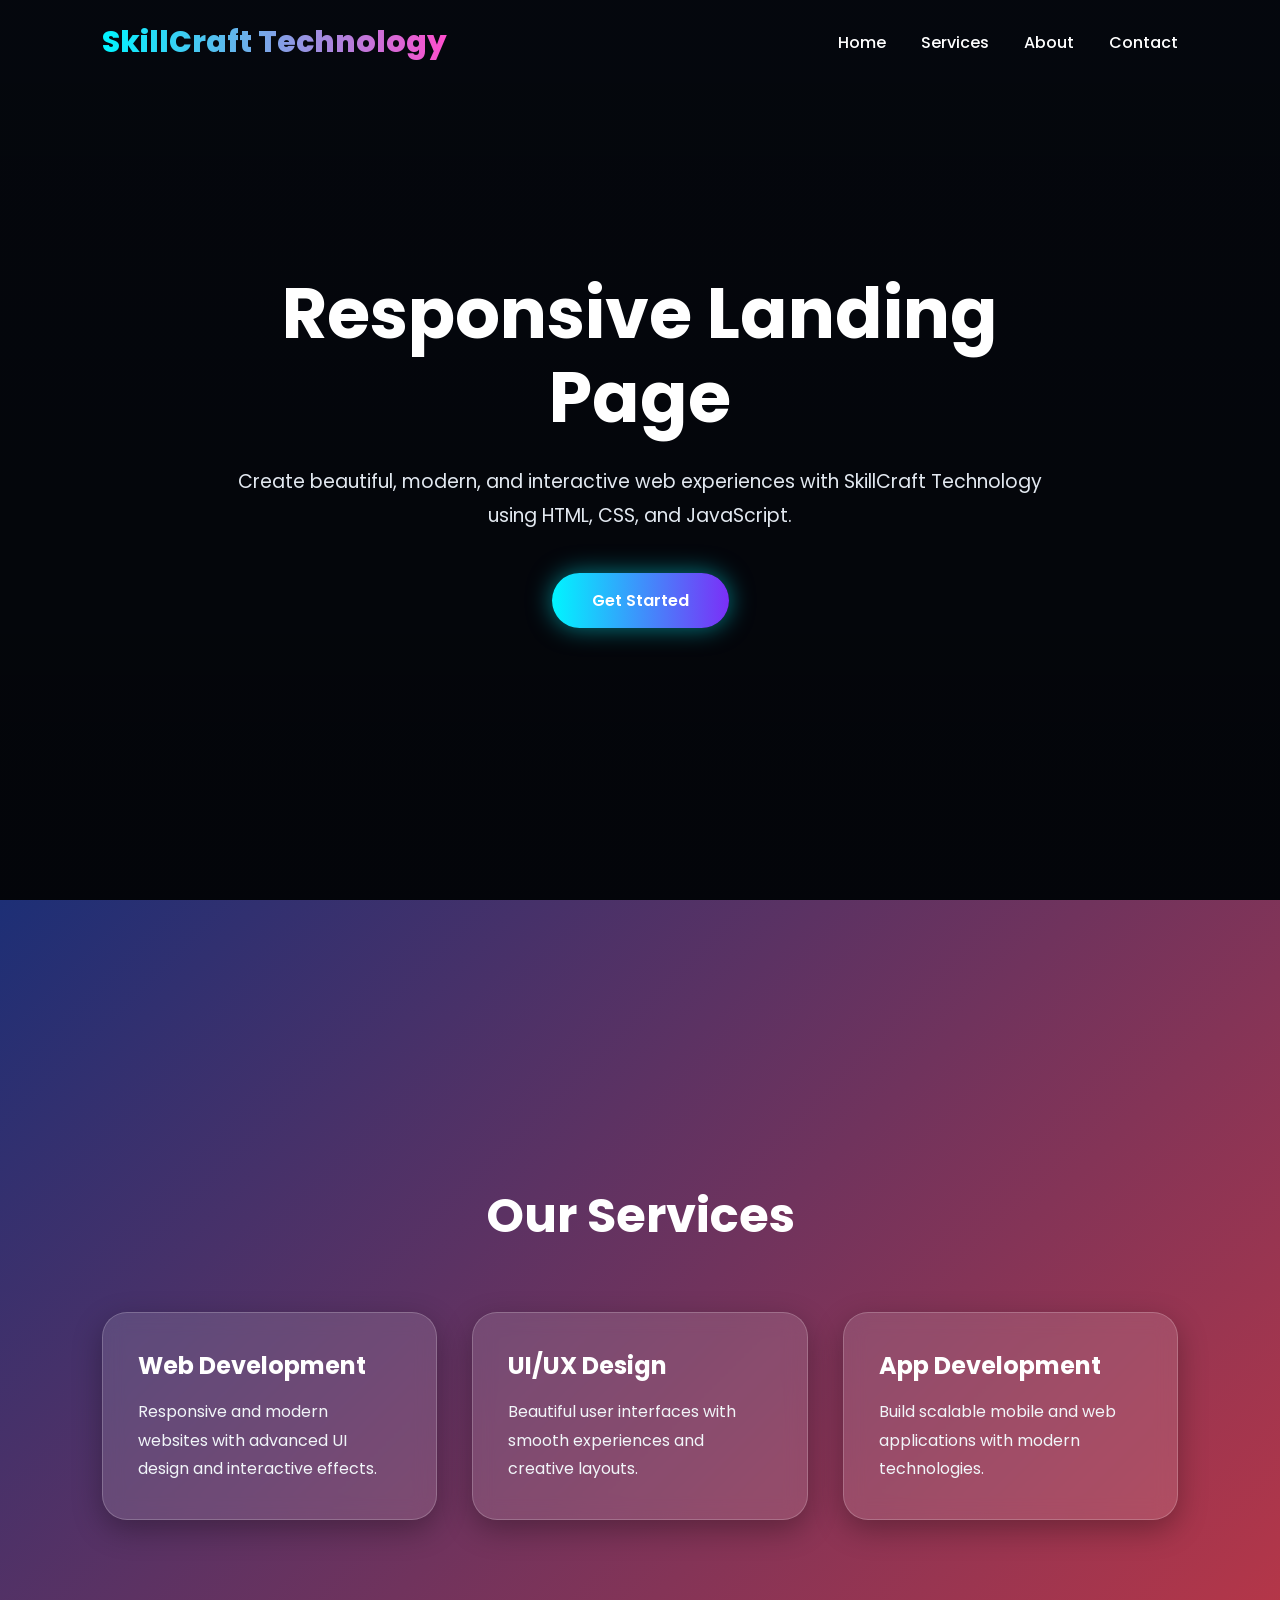
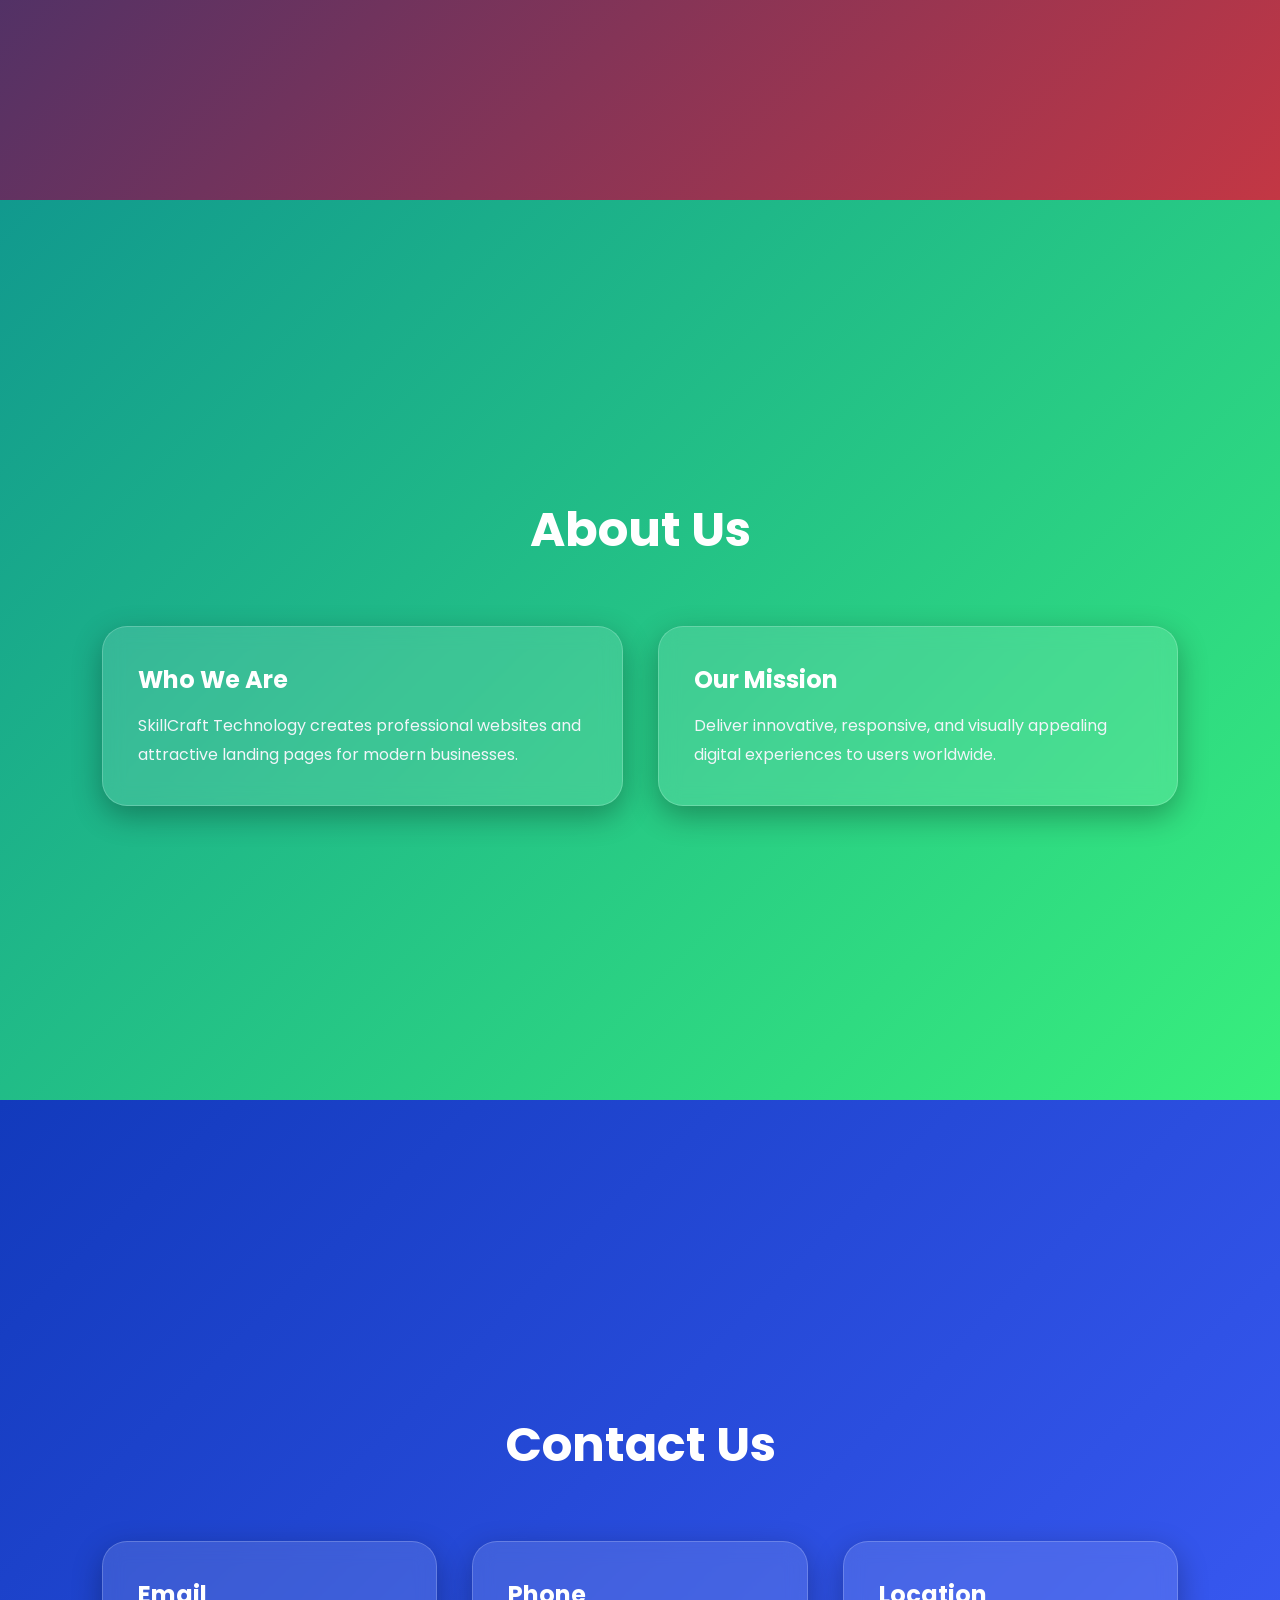
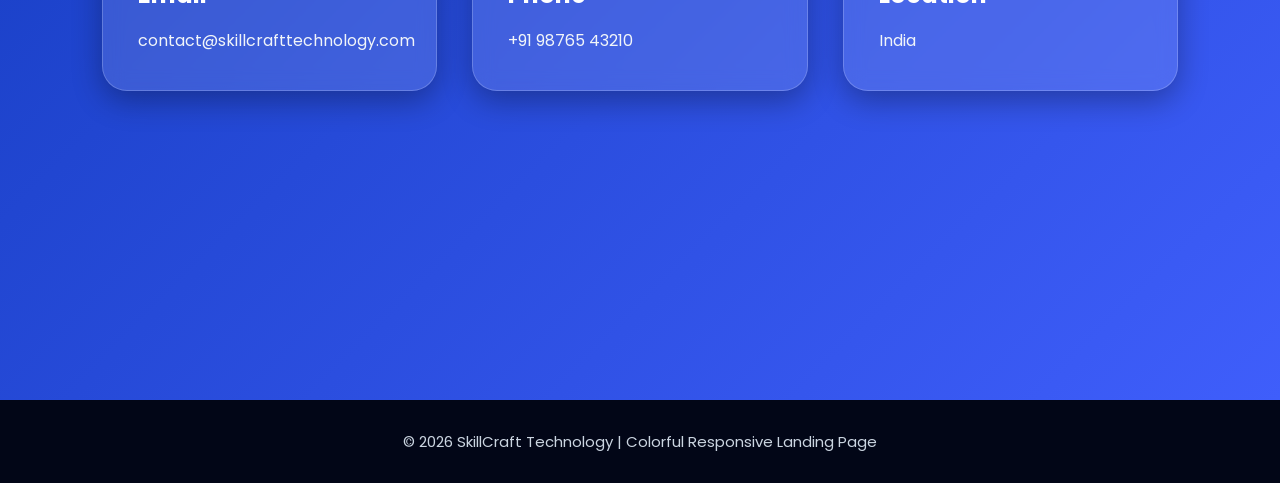
<file: index.html>
<!DOCTYPE html>
<html lang="en">
<head>
  <meta charset="UTF-8" />
  <meta name="viewport" content="width=device-width, initial-scale=1.0"/>
  <title>SkillCraft Technology - Colorful Landing Page</title>

  <!-- Google Font -->
  <link href="https://fonts.googleapis.com/css2?family=Poppins:wght@300;400;500;600;700;800&display=swap" rel="stylesheet">

  <style>

    *{
      margin:0;
      padding:0;
      box-sizing:border-box;
      font-family:'Poppins',sans-serif;
      scroll-behavior:smooth;
    }

    body{
      color:white;
      overflow-x:hidden;
      background:#0b1120;
    }

    /* ================= NAVBAR ================= */

    header{
      width:100%;
      position:fixed;
      top:0;
      left:0;
      z-index:1000;
      transition:0.4s ease;
    }

    header.scrolled{
      background:rgba(0,0,0,0.6);
      backdrop-filter:blur(12px);
      box-shadow:0 8px 25px rgba(0,0,0,0.4);
    }

    nav{
      display:flex;
      justify-content:space-between;
      align-items:center;
      padding:20px 8%;
    }

    .logo{
      font-size:30px;
      font-weight:800;
      background:linear-gradient(to right,#00f5ff,#ff4ecd);
      -webkit-background-clip:text;
      -webkit-text-fill-color:transparent;
    }

    .logo span{
      color:white;
    }

    .nav-links{
      display:flex;
      gap:35px;
      list-style:none;
    }

    .nav-links a{
      text-decoration:none;
      color:white;
      font-weight:500;
      position:relative;
      transition:0.4s;
    }

    .nav-links a::after{
      content:'';
      position:absolute;
      left:0;
      bottom:-6px;
      width:0%;
      height:3px;
      border-radius:10px;
      background:linear-gradient(to right,#00f5ff,#ff4ecd);
      transition:0.4s;
    }

    .nav-links a:hover{
      color:#00f5ff;
    }

    .nav-links a:hover::after{
      width:100%;
    }

    

    section{
      min-height:100vh;
      padding:120px 8%;
      display:flex;
      flex-direction:column;
      justify-content:center;
      position:relative;
      overflow:hidden;
    }

    .section-title{
      text-align:center;
      font-size:48px;
      margin-bottom:60px;
      font-weight:700;
    }

    .cards{
      display:grid;
      grid-template-columns:repeat(auto-fit,minmax(280px,1fr));
      gap:35px;
    }

    .card{
      background:rgba(255,255,255,0.12);
      border:1px solid rgba(255,255,255,0.2);
      backdrop-filter:blur(10px);
      padding:35px;
      border-radius:25px;
      transition:0.5s;
      box-shadow:0 10px 30px rgba(0,0,0,0.3);
    }

    .card:hover{
      transform:translateY(-12px) scale(1.03);
      box-shadow:0 20px 40px rgba(0,0,0,0.5);
    }

    .card h3{
      margin-bottom:15px;
      font-size:24px;
    }

    .card p{
      line-height:1.8;
      color:#f1f5f9;
    }

    

    #home{
      background:
      linear-gradient(rgba(0,0,0,0.6),rgba(0,0,0,0.7)),
      url('https://images.unsplash.com/photo-1498050108023-c5249f4df085?q=80&w=1400&auto=format&fit=crop');
      center/cover no-repeat;
      text-align:center;
      align-items:center;
    }

    .hero-content{
      max-width:850px;
      animation:fadeIn 1.5s ease;
    }

    .hero-content h1{
      font-size:70px;
      line-height:1.2;
      margin-bottom:25px;
    }

    .hero-content h1 span{
      background:linear-gradient(to right,#00f5ff,#ff4ecd);
      -webkit-background-clip:text;
      -webkit-text-fill-color:transparent;
    }

    .hero-content p{
      font-size:19px;
      line-height:1.8;
      margin-bottom:40px;
      color:#e2e8f0;
    }

    .btn{
      display:inline-block;
      padding:15px 40px;
      border-radius:50px;
      text-decoration:none;
      font-weight:600;
      color:white;
      background:linear-gradient(to right,#00f5ff,#7b2ff7);
      transition:0.4s;
      box-shadow:0 0 25px rgba(0,245,255,0.5);
    }

    .btn:hover{
      transform:translateY(-6px) scale(1.05);
      box-shadow:0 0 35px rgba(0,245,255,0.9);
    }

    

    #services{
      background:linear-gradient(135deg,#1d2f76,#c33744);
    }

    #services .section-title{
      color:#fff;
    }

    

    #about{
      background:linear-gradient(135deg,#11998e,#38ef7d);
    }

    #about .section-title{
      color:#ffffff;
    }

    

    #contact{
      background:linear-gradient(135deg,#123abc,#3f5efb);
    }

    #contact .section-title{
      color:#ffffff;
    }

    

    footer{
      background:#020617;
      text-align:center;
      padding:30px;
      color:#cbd5e1;
      font-size:15px;
    }

    @keyframes fadeIn{
      from{
        opacity:0;
        transform:translateY(40px);
      }
      to{
        opacity:1;
        transform:translateY(0);
      }
    }

    

    @media(max-width:900px){

      .hero-content h1{
        font-size:52px;
      }

      nav{
        flex-direction:column;
        gap:18px;
      }

    }

    @media(max-width:768px){

      .hero-content h1{
        font-size:38px;
      }

      .hero-content p{
        font-size:16px;
      }

      .section-title{
        font-size:36px;
      }

      .nav-links{
        flex-wrap:wrap;
        justify-content:center;
        gap:18px;
      }

    }

  </style>
</head>

<body>

  

  <header id="header">

    <nav>

      <div class="logo">
        SkillCraft <span>Technology</span>
      </div>

      <ul class="nav-links">
        <li><a href="#home">Home</a></li>
        <li><a href="#services">Services</a></li>
        <li><a href="#about">About</a></li>
        <li><a href="#contact">Contact</a></li>
      </ul>

    </nav>

  </header>

  

  <section id="home">

    <div class="hero-content">

      <h1>
         Responsive Landing Page
      </h1>

      <p>
        Create beautiful, modern, and interactive web experiences with
        SkillCraft Technology using HTML, CSS, and JavaScript.
      </p>

      <a href="#" class="btn">Get Started</a>

    </div>

  </section>

  

  <section id="services">

    <h2 class="section-title">Our Services</h2>

    <div class="cards">

      <div class="card">
        <h3>Web Development</h3>
        <p>
          Responsive and modern websites with advanced UI design
          and interactive effects.
        </p>
      </div>

      <div class="card">
        <h3>UI/UX Design</h3>
        <p>
          Beautiful user interfaces with smooth experiences and
          creative layouts.
        </p>
      </div>

      <div class="card">
        <h3>App Development</h3>
        <p>
          Build scalable mobile and web applications with modern
          technologies.
        </p>
      </div>

    </div>

  </section>

  

  <section id="about">

    <h2 class="section-title">About Us</h2>

    <div class="cards">

      <div class="card">
        <h3>Who We Are</h3>
        <p>
          SkillCraft Technology creates professional websites and
          attractive landing pages for modern businesses.
        </p>
      </div>

      <div class="card">
        <h3>Our Mission</h3>
        <p>
          Deliver innovative, responsive, and visually appealing
          digital experiences to users worldwide.
        </p>
      </div>

    </div>

  </section>



  <section id="contact">

    <h2 class="section-title">Contact Us</h2>

    <div class="cards">

      <div class="card">
        <h3>Email</h3>
        <p>contact@skillcrafttechnology.com</p>
      </div>

      <div class="card">
        <h3>Phone</h3>
        <p>+91 98765 43210</p>
      </div>

      <div class="card">
        <h3>Location</h3>
        <p>India</p>
      </div>

    </div>

  </section>

  

  <footer>
    © 2026 SkillCraft Technology | Colorful Responsive Landing Page
  </footer>

  

  <script>

    // Navbar Background Change on Scroll

    const header = document.getElementById("header");

    window.addEventListener("scroll", () => {

      if(window.scrollY > 50){
        header.classList.add("scrolled");
      }
      else{
        header.classList.remove("scrolled");
      }

    });

  </script>

</body>
</html>
</file>
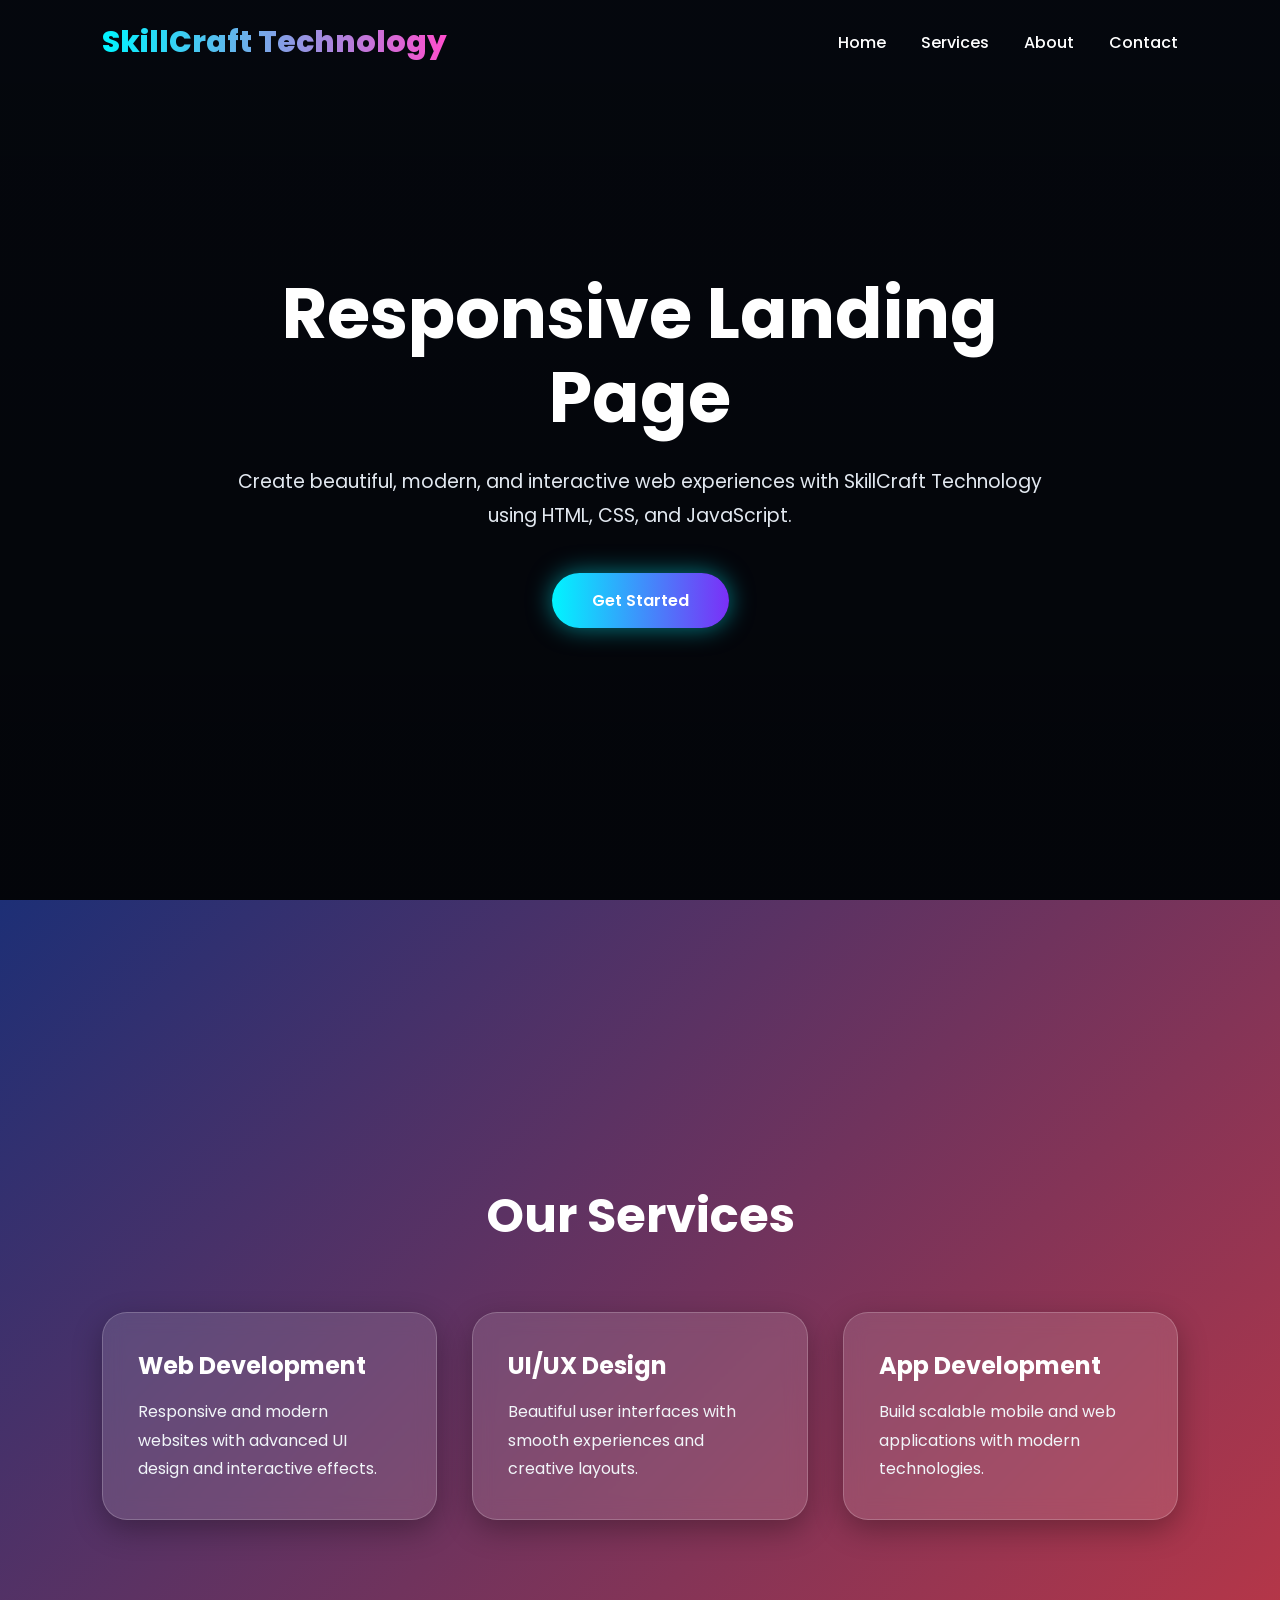
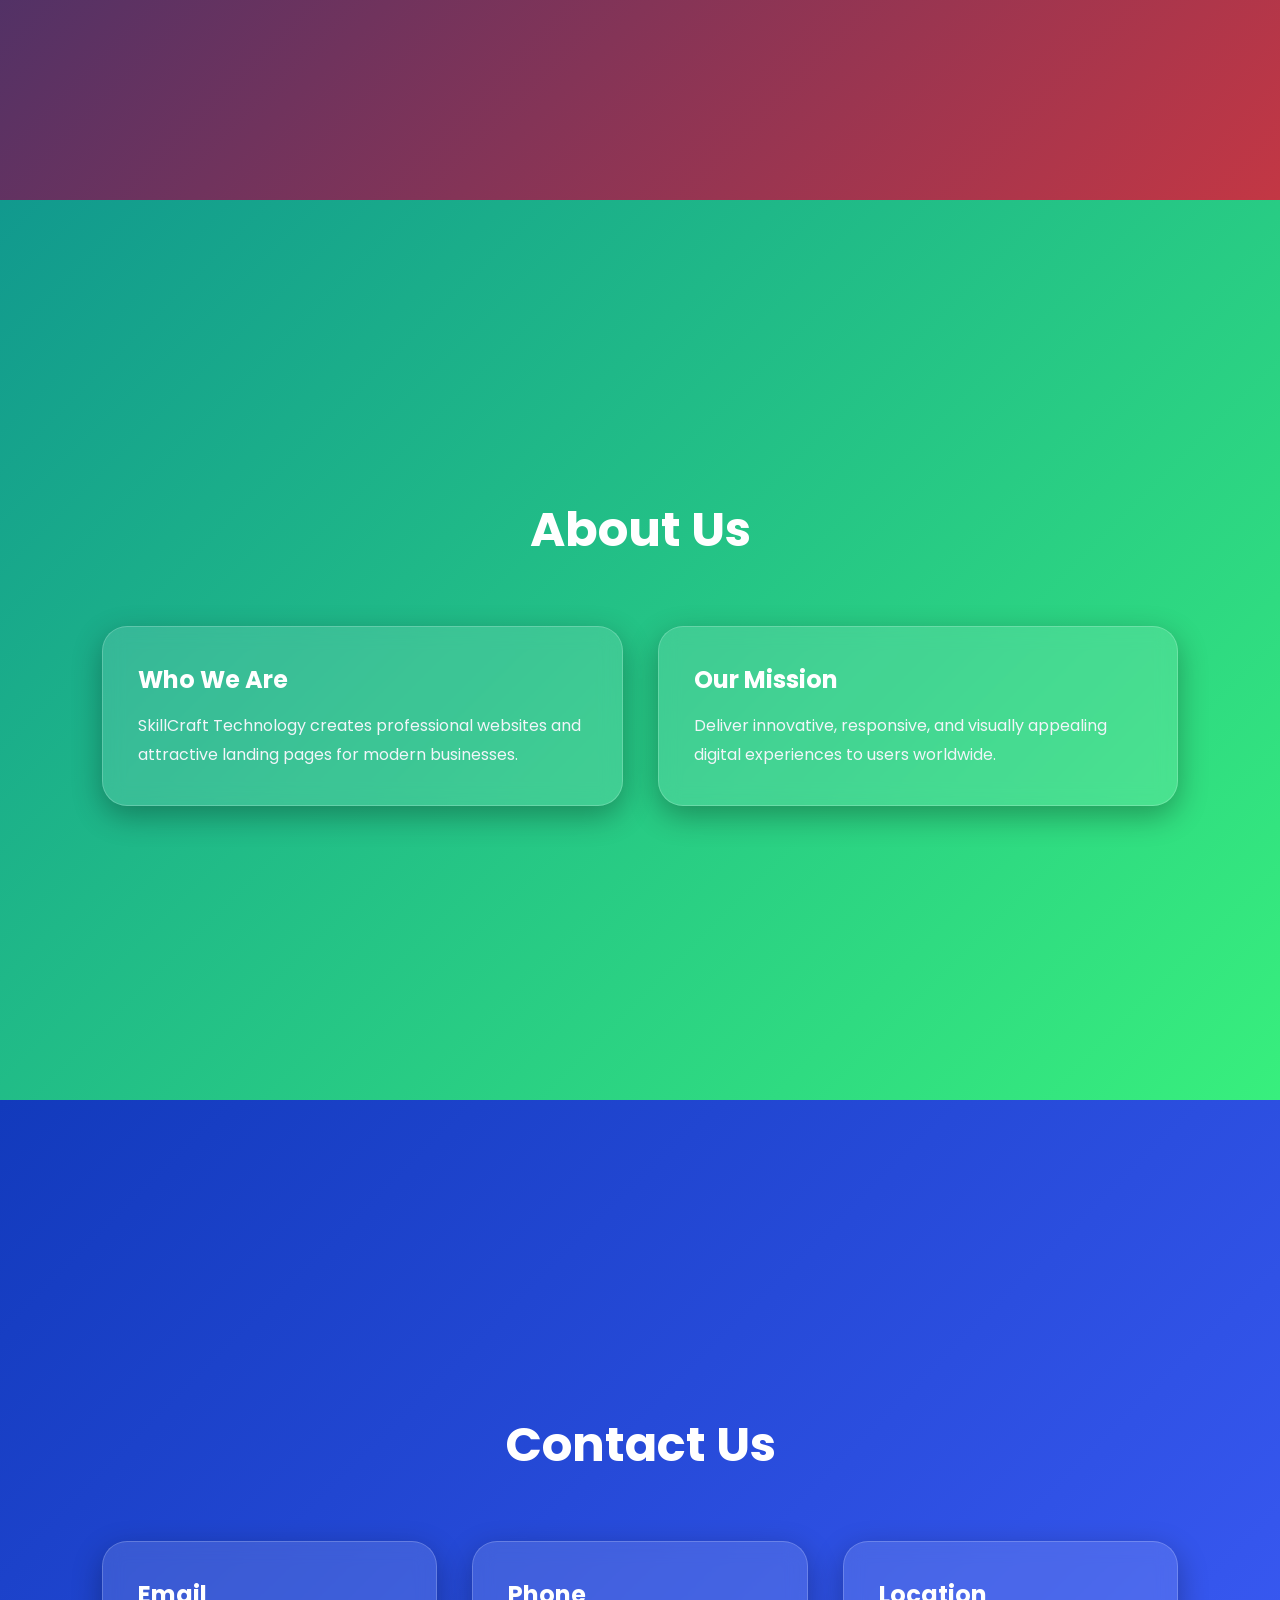
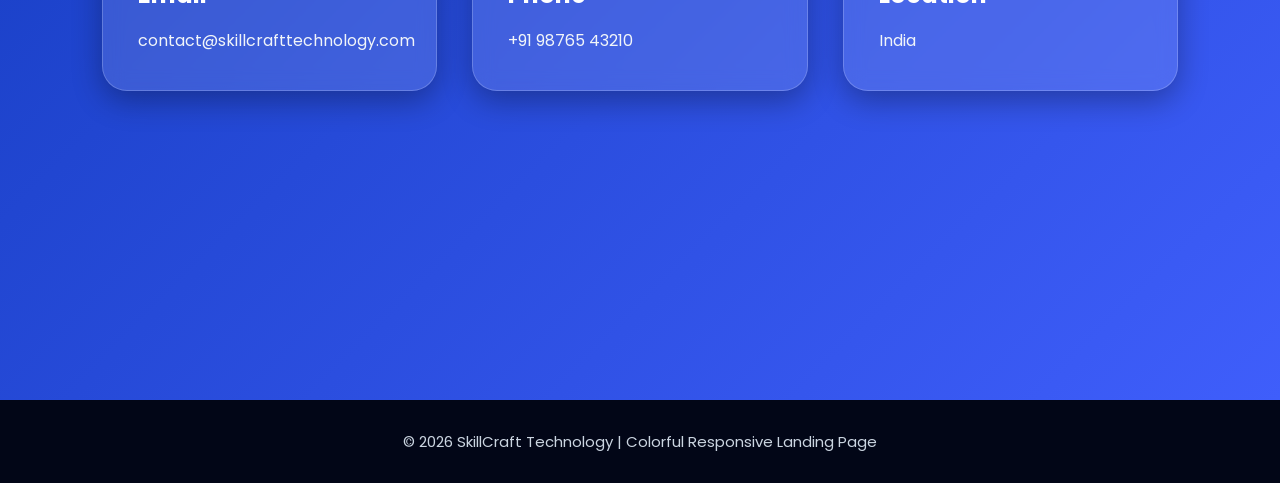
<file: index.html.html>
<!DOCTYPE html>
<html lang="en">
<head>
  <meta charset="UTF-8" />
  <meta name="viewport" content="width=device-width, initial-scale=1.0"/>
  <title>SkillCraft Technology - Colorful Landing Page</title>

  <!-- Google Font -->
  <link href="https://fonts.googleapis.com/css2?family=Poppins:wght@300;400;500;600;700;800&display=swap" rel="stylesheet">

  <style>

    *{
      margin:0;
      padding:0;
      box-sizing:border-box;
      font-family:'Poppins',sans-serif;
      scroll-behavior:smooth;
    }

    body{
      color:white;
      overflow-x:hidden;
      background:#0b1120;
    }

    /* ================= NAVBAR ================= */

    header{
      width:100%;
      position:fixed;
      top:0;
      left:0;
      z-index:1000;
      transition:0.4s ease;
    }

    header.scrolled{
      background:rgba(0,0,0,0.6);
      backdrop-filter:blur(12px);
      box-shadow:0 8px 25px rgba(0,0,0,0.4);
    }

    nav{
      display:flex;
      justify-content:space-between;
      align-items:center;
      padding:20px 8%;
    }

    .logo{
      font-size:30px;
      font-weight:800;
      background:linear-gradient(to right,#00f5ff,#ff4ecd);
      -webkit-background-clip:text;
      -webkit-text-fill-color:transparent;
    }

    .logo span{
      color:white;
    }

    .nav-links{
      display:flex;
      gap:35px;
      list-style:none;
    }

    .nav-links a{
      text-decoration:none;
      color:white;
      font-weight:500;
      position:relative;
      transition:0.4s;
    }

    .nav-links a::after{
      content:'';
      position:absolute;
      left:0;
      bottom:-6px;
      width:0%;
      height:3px;
      border-radius:10px;
      background:linear-gradient(to right,#00f5ff,#ff4ecd);
      transition:0.4s;
    }

    .nav-links a:hover{
      color:#00f5ff;
    }

    .nav-links a:hover::after{
      width:100%;
    }

    

    section{
      min-height:100vh;
      padding:120px 8%;
      display:flex;
      flex-direction:column;
      justify-content:center;
      position:relative;
      overflow:hidden;
    }

    .section-title{
      text-align:center;
      font-size:48px;
      margin-bottom:60px;
      font-weight:700;
    }

    .cards{
      display:grid;
      grid-template-columns:repeat(auto-fit,minmax(280px,1fr));
      gap:35px;
    }

    .card{
      background:rgba(255,255,255,0.12);
      border:1px solid rgba(255,255,255,0.2);
      backdrop-filter:blur(10px);
      padding:35px;
      border-radius:25px;
      transition:0.5s;
      box-shadow:0 10px 30px rgba(0,0,0,0.3);
    }

    .card:hover{
      transform:translateY(-12px) scale(1.03);
      box-shadow:0 20px 40px rgba(0,0,0,0.5);
    }

    .card h3{
      margin-bottom:15px;
      font-size:24px;
    }

    .card p{
      line-height:1.8;
      color:#f1f5f9;
    }

    

    #home{
      background:
      linear-gradient(rgba(0,0,0,0.6),rgba(0,0,0,0.7)),
      url('https://images.unsplash.com/photo-1498050108023-c5249f4df085?q=80&w=1400&auto=format&fit=crop');
      center/cover no-repeat;
      text-align:center;
      align-items:center;
    }

    .hero-content{
      max-width:850px;
      animation:fadeIn 1.5s ease;
    }

    .hero-content h1{
      font-size:70px;
      line-height:1.2;
      margin-bottom:25px;
    }

    .hero-content h1 span{
      background:linear-gradient(to right,#00f5ff,#ff4ecd);
      -webkit-background-clip:text;
      -webkit-text-fill-color:transparent;
    }

    .hero-content p{
      font-size:19px;
      line-height:1.8;
      margin-bottom:40px;
      color:#e2e8f0;
    }

    .btn{
      display:inline-block;
      padding:15px 40px;
      border-radius:50px;
      text-decoration:none;
      font-weight:600;
      color:white;
      background:linear-gradient(to right,#00f5ff,#7b2ff7);
      transition:0.4s;
      box-shadow:0 0 25px rgba(0,245,255,0.5);
    }

    .btn:hover{
      transform:translateY(-6px) scale(1.05);
      box-shadow:0 0 35px rgba(0,245,255,0.9);
    }

    

    #services{
      background:linear-gradient(135deg,#1d2f76,#c33744);
    }

    #services .section-title{
      color:#fff;
    }

    

    #about{
      background:linear-gradient(135deg,#11998e,#38ef7d);
    }

    #about .section-title{
      color:#ffffff;
    }

    

    #contact{
      background:linear-gradient(135deg,#123abc,#3f5efb);
    }

    #contact .section-title{
      color:#ffffff;
    }

    

    footer{
      background:#020617;
      text-align:center;
      padding:30px;
      color:#cbd5e1;
      font-size:15px;
    }

    @keyframes fadeIn{
      from{
        opacity:0;
        transform:translateY(40px);
      }
      to{
        opacity:1;
        transform:translateY(0);
      }
    }

    

    @media(max-width:900px){

      .hero-content h1{
        font-size:52px;
      }

      nav{
        flex-direction:column;
        gap:18px;
      }

    }

    @media(max-width:768px){

      .hero-content h1{
        font-size:38px;
      }

      .hero-content p{
        font-size:16px;
      }

      .section-title{
        font-size:36px;
      }

      .nav-links{
        flex-wrap:wrap;
        justify-content:center;
        gap:18px;
      }

    }

  </style>
</head>

<body>

  

  <header id="header">

    <nav>

      <div class="logo">
        SkillCraft <span>Technology</span>
      </div>

      <ul class="nav-links">
        <li><a href="#home">Home</a></li>
        <li><a href="#services">Services</a></li>
        <li><a href="#about">About</a></li>
        <li><a href="#contact">Contact</a></li>
      </ul>

    </nav>

  </header>

  

  <section id="home">

    <div class="hero-content">

      <h1>
         Responsive Landing Page
      </h1>

      <p>
        Create beautiful, modern, and interactive web experiences with
        SkillCraft Technology using HTML, CSS, and JavaScript.
      </p>

      <a href="#" class="btn">Get Started</a>

    </div>

  </section>

  

  <section id="services">

    <h2 class="section-title">Our Services</h2>

    <div class="cards">

      <div class="card">
        <h3>Web Development</h3>
        <p>
          Responsive and modern websites with advanced UI design
          and interactive effects.
        </p>
      </div>

      <div class="card">
        <h3>UI/UX Design</h3>
        <p>
          Beautiful user interfaces with smooth experiences and
          creative layouts.
        </p>
      </div>

      <div class="card">
        <h3>App Development</h3>
        <p>
          Build scalable mobile and web applications with modern
          technologies.
        </p>
      </div>

    </div>

  </section>

  

  <section id="about">

    <h2 class="section-title">About Us</h2>

    <div class="cards">

      <div class="card">
        <h3>Who We Are</h3>
        <p>
          SkillCraft Technology creates professional websites and
          attractive landing pages for modern businesses.
        </p>
      </div>

      <div class="card">
        <h3>Our Mission</h3>
        <p>
          Deliver innovative, responsive, and visually appealing
          digital experiences to users worldwide.
        </p>
      </div>

    </div>

  </section>



  <section id="contact">

    <h2 class="section-title">Contact Us</h2>

    <div class="cards">

      <div class="card">
        <h3>Email</h3>
        <p>contact@skillcrafttechnology.com</p>
      </div>

      <div class="card">
        <h3>Phone</h3>
        <p>+91 98765 43210</p>
      </div>

      <div class="card">
        <h3>Location</h3>
        <p>India</p>
      </div>

    </div>

  </section>

  

  <footer>
    © 2026 SkillCraft Technology | Colorful Responsive Landing Page
  </footer>

  

  <script>

    // Navbar Background Change on Scroll

    const header = document.getElementById("header");

    window.addEventListener("scroll", () => {

      if(window.scrollY > 50){
        header.classList.add("scrolled");
      }
      else{
        header.classList.remove("scrolled");
      }

    });

  </script>

</body>
</html>
</file>
